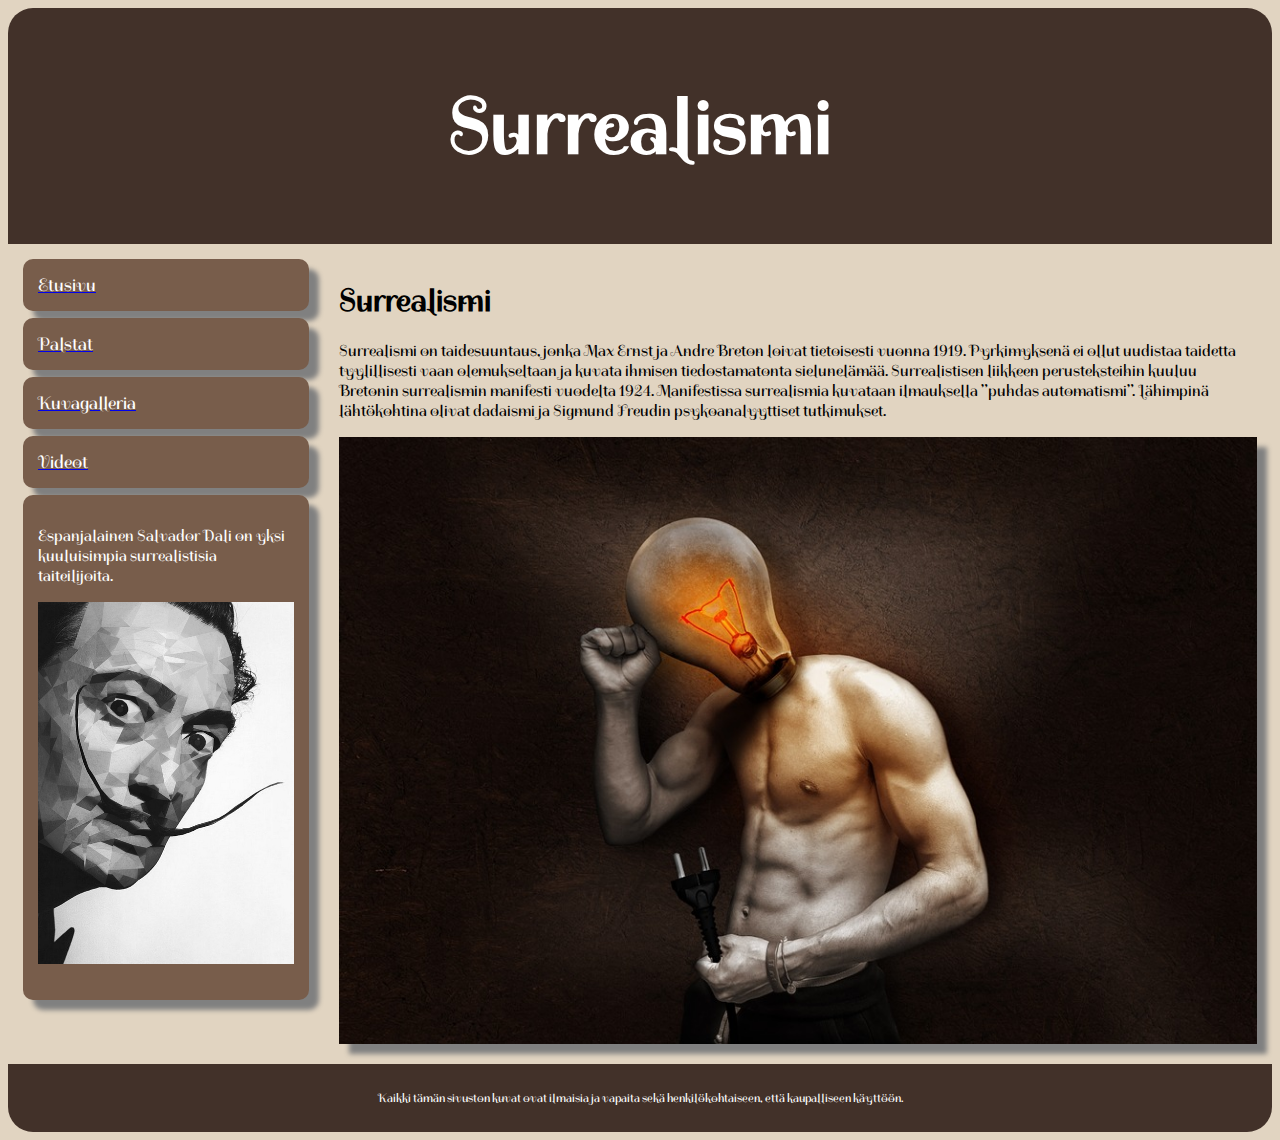
<file: index.html>
<!DOCTYPE html>
<html>
 <head>
  <meta name="viewport" content="width=device-width, initial-scale=1.0">
  <meta charset="UTF-8">
  <link href="https://fonts.googleapis.com/css?family=Spirax" rel="stylesheet">
  <link href="style.css" rel="stylesheet">
  <!-- <style>
   
  </style> -->
 </head>
 <body>

   <div class="header">
     <h1> Surrealismi </h1>
   </div>

   <div class="row">

    <div class="col-3 col-s-3 menu">
      <ul>
       <a href="index.html"><li> Etusivu </li></a>
       <a href="sivu1.html"><li> Palstat </li></a>
       <a href="sivu2.html"><li> Kuvagalleria </li></a>
       <a href="sivu3.html"><li> Videot </li></a>
      </ul>
	  <div class="aside">
       <p> Espanjalainen Salvador Dali on yksi kuuluisimpia surrealistisia taiteilijoita.
	   <p> <img src="kuva2.jpg" width="460" height="345">
     </div>
    </div>

    <div class="col-9 col-s-9">
      <h1> Surrealismi </h1>
      <p> Surrealismi on taidesuuntaus, 
	  jonka Max Ernst ja Andre Breton loivat tietoisesti vuonna 1919. Pyrkimyksenä ei 
	  ollut uudistaa taidetta tyylillisesti vaan olemukseltaan ja kuvata ihmisen tiedostamatonta 
	  sielunelämää. Surrealistisen liikkeen perusteksteihin kuuluu Bretonin surrealismin manifesti 
	  vuodelta 1924. Manifestissa surrealismia kuvataan ilmauksella ”puhdas automatismi”. 
	  Lähimpinä lähtökohtina olivat dadaismi ja Sigmund Freudin psykoanalyyttiset tutkimukset. </p>
      <img class="varjo" src="kuva1.jpg" width="460" height="345">
    </div>

<!--
    <div class="col-3 col-s-12">
     <div class="aside">
       <h2> Otsikko 1 </h2>
       <p> Browse landscape pictures from around the world </p>
       <h2> Otsikko 2 </h2>
       <p> Browse landscape pictures from around the world </p>
       <h2> Otsikko 3 </h2>
       <p> Browse landscape pictures from around the world </p>
     </div>
    </div>
	-->

   </div>

   <div class="footer">
     <p>Kaikki tämän sivuston kuvat ovat ilmaisia ja vapaita sekä henkilökohtaiseen, että kaupalliseen käyttöön.</p>
   </div>

 </body>
</html>
</file>
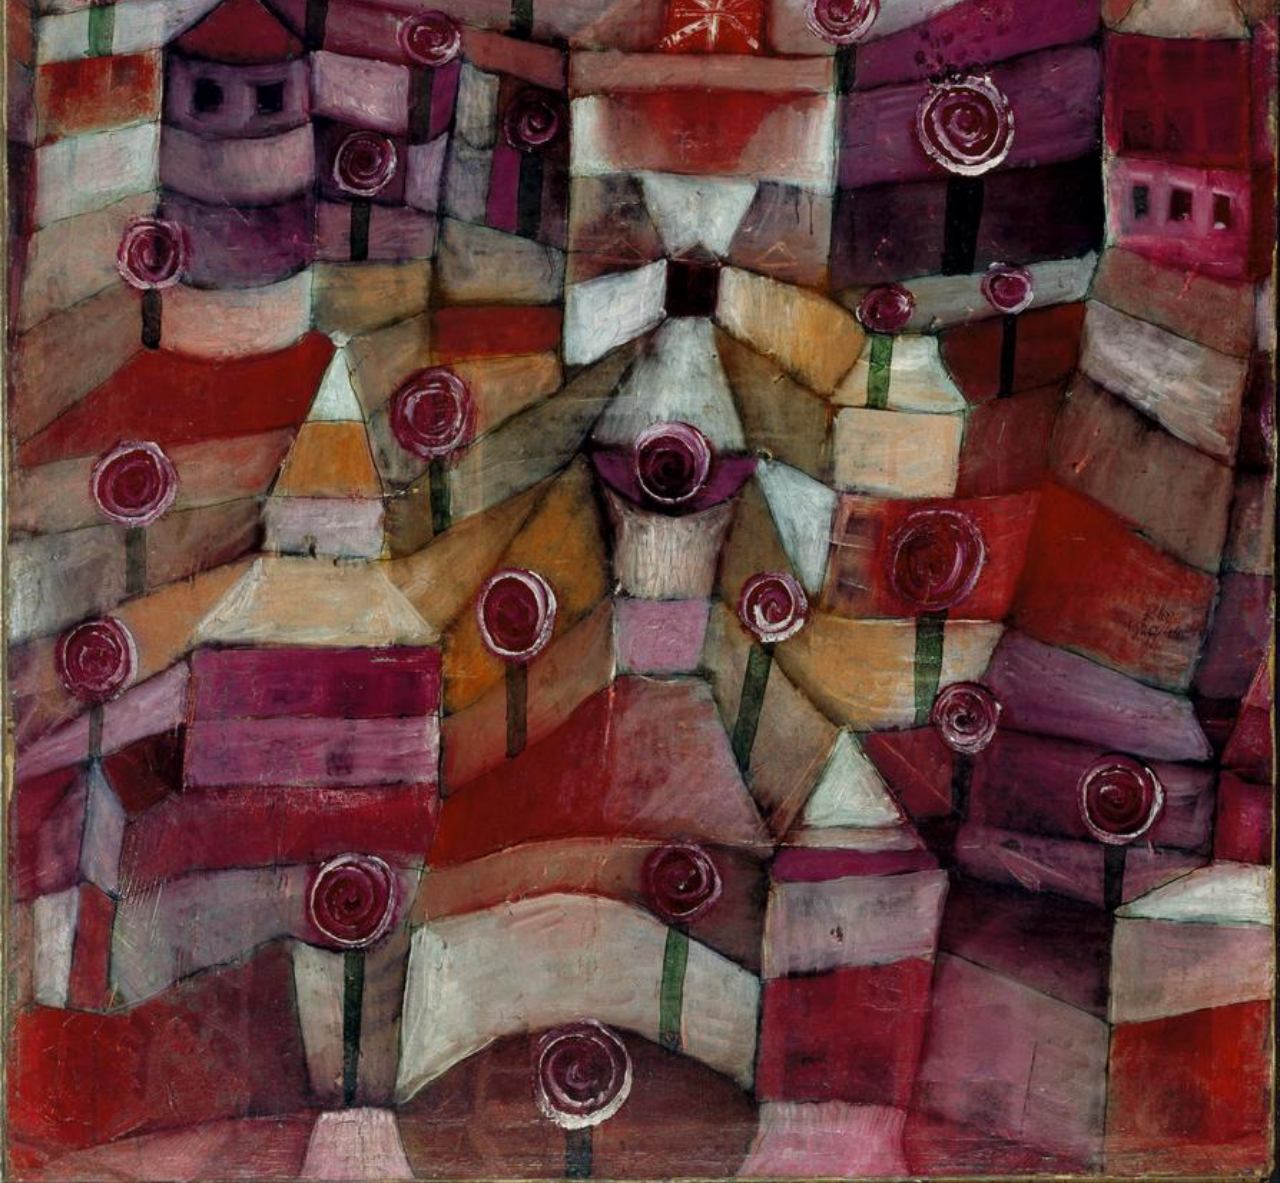
<file: kuva2.html>
<!DOCTYPE html>
<html>
<head>
 &lmeta name="viewport" content="width=device-width, initial-scale=1.0">
 <style>
  body {
    background-color: rgb(35, 35, 35);
  }
  img {
    margin: 0;                   /*1. kuvan sijoittaminen www-sivulla keskelle*/
    position: absolute;          /*1*/
    top: 50%;                    /*1*/
    left: 50%;                   /*1*/
    transform: translate(-50%, -50%); /*1*/
	width: 100%;            /*2. kuvan koon muuttumiseen näytön koon mukaan */
    height: auto;           /*2*/
  } 
 </style>
</head>
<body>
 <a href="sivu2.html#kohta2"> <!-- linkki takaisin galleria-sivulle ja tarkempi kohta galleriassa -->
  <img src="kuva4.jpg">        <!-- Kuvatiedoston nimi tähän --> 
 </a>
</body>
</html>
</file>
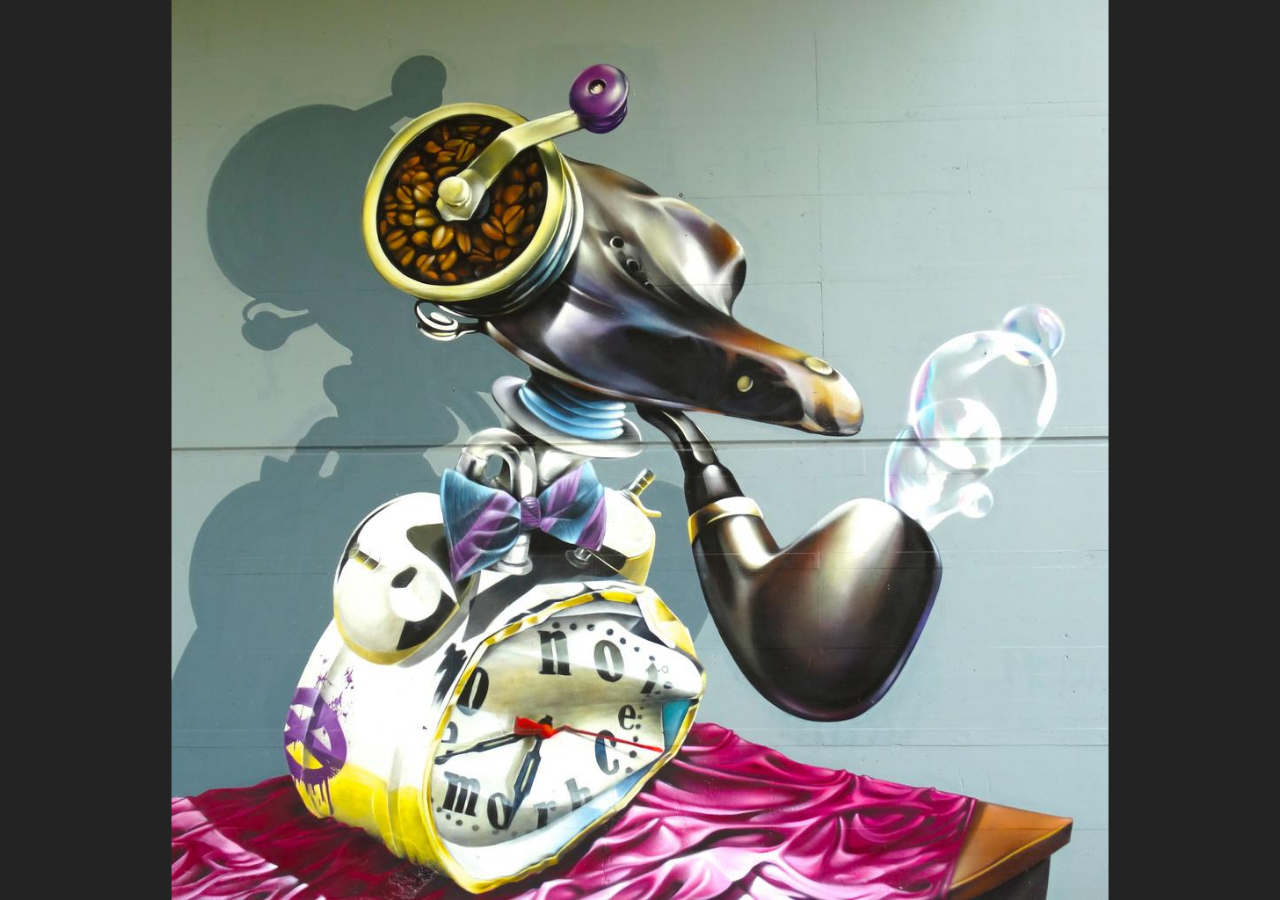
<file: kuva3.html>
<!DOCTYPE html>
<html>
<head>
 <meta name="viewport" content="width=device-width, initial-scale=1.0">
 <style>
  body {
    background-color: rgb(35, 35, 35);
  }
  img {
    margin: 0;                   /*1. kuvan sijoittaminen www-sivulla keskelle*/
    position: absolute;          /*1*/
    top: 50%;                    /*1*/
    left: 50%;                   /*1*/
    transform: translate(-50%, -50%); /*1*/
	width: auto;            /*2. kuvan koon muuttumiseen näytön koon mukaan */
    height: 100%;           /*2*/
  } 
 </style>
</head>
<body>
 <a href="sivu2.html#kohta2"> <!-- linkki takaisin galleria-sivulle ja tarkempi kohta galleriassa -->
  <img src="kuva3.jpg">        <!-- Kuvatiedoston nimi tähän --> 
 </a>
</body>
</html>
</file>
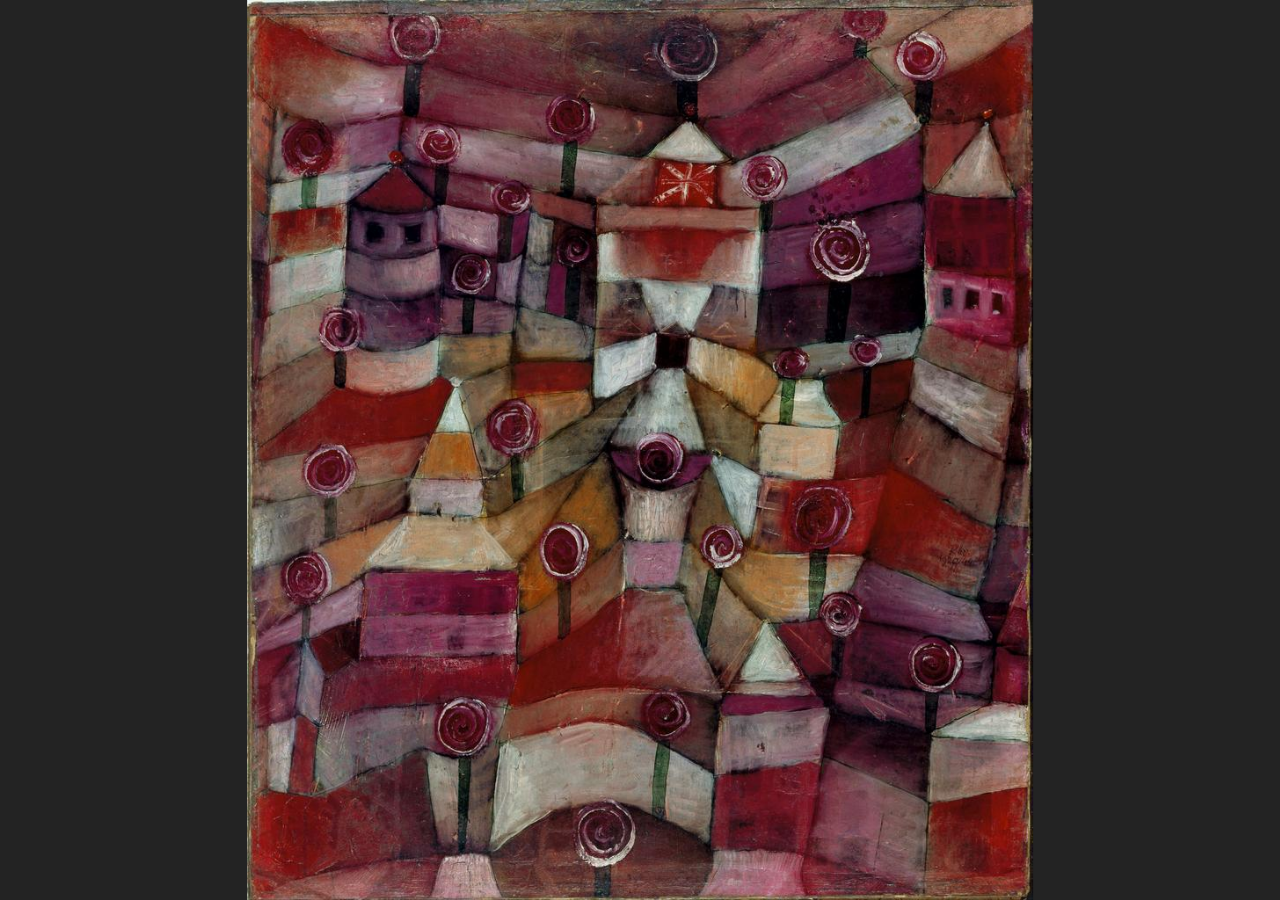
<file: kuva4.html>
<!DOCTYPE html>
<html>
<head>
 <meta name="viewport" content="width=device-width, initial-scale=1.0">
 <style>
  body {
    background-color: rgb(35, 35, 35);
  }
  img {
    margin: 0;                   /*1. kuvan sijoittaminen www-sivulla keskelle*/
    position: absolute;          /*1*/
    top: 50%;                    /*1*/
    left: 50%;                   /*1*/
    transform: translate(-50%, -50%); /*1*/
	width: auto%;            /*2. kuvan koon muuttumiseen näytön koon mukaan */
    height: 100%;           /*2*/
  } 
 </style>
</head>
<body>
 <a href="sivu2.html#kohta2"> <!-- linkki takaisin galleria-sivulle ja tarkempi kohta galleriassa -->
  <img src="kuva4.jpg">        <!-- Kuvatiedoston nimi tähän --> 
 </a>
</body>
</html>
</file>
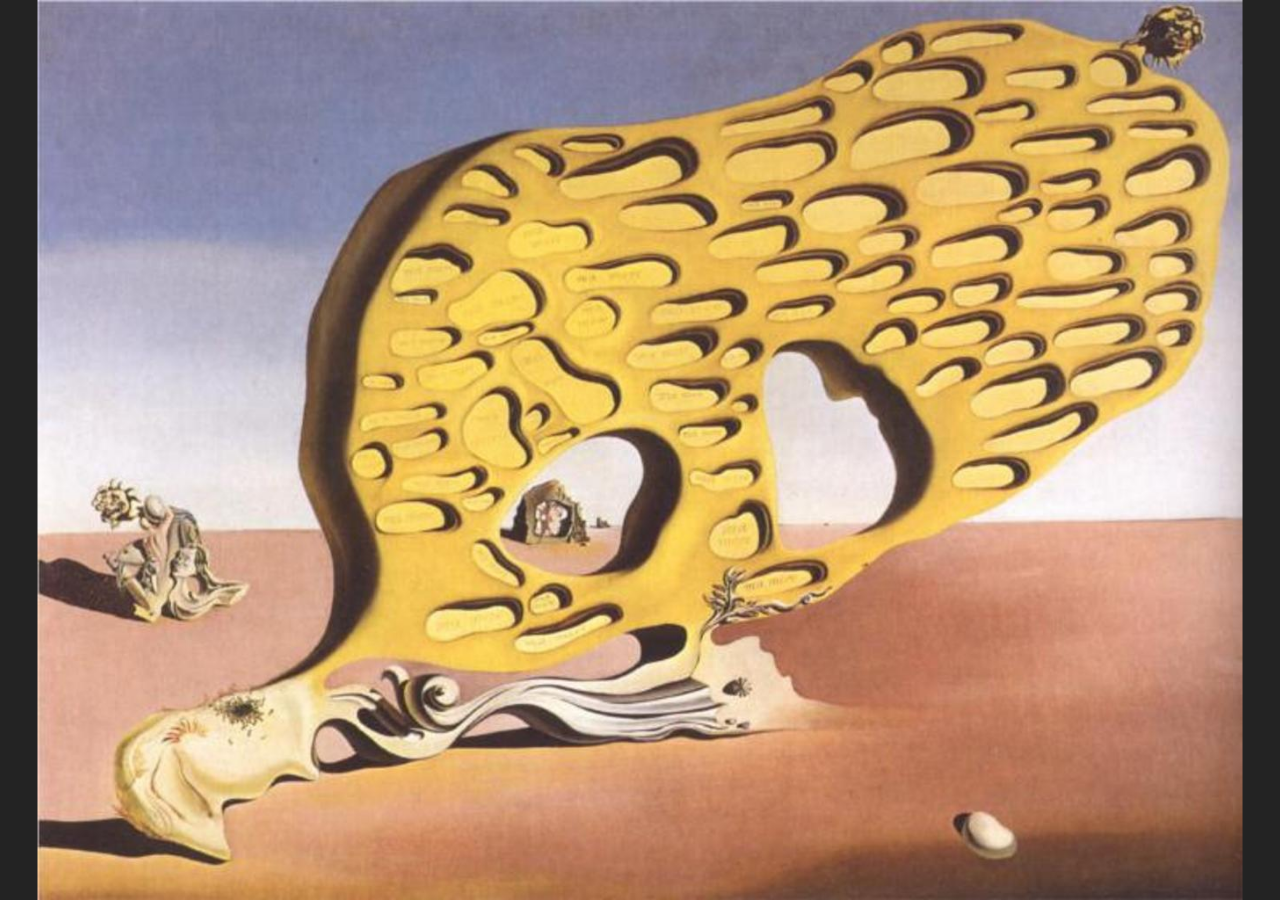
<file: kuva5.html>
<!DOCTYPE html>
<html>
<head>
 <meta name="viewport" content="width=device-width, initial-scale=1.0">
 <style>
  body {
    background-color: rgb(35, 35, 35);
  }
  img {
    margin: 0;                   /*1. kuvan sijoittaminen www-sivulla keskelle*/
    position: absolute;          /*1*/
    top: 50%;                    /*1*/
    left: 50%;                   /*1*/
    transform: translate(-50%, -50%); /*1*/
	width: auto;            /*2. kuvan koon muuttumiseen näytön koon mukaan */
    height: 100%;           /*2*/
  } 
 </style>
</head>
<body>
 <a href="sivu2.html#kohta2"> <!-- linkki takaisin galleria-sivulle ja tarkempi kohta galleriassa -->
  <img src="kuva5.jpg">        <!-- Kuvatiedoston nimi tähän --> 
 </a>
</body>
</html>
</file>
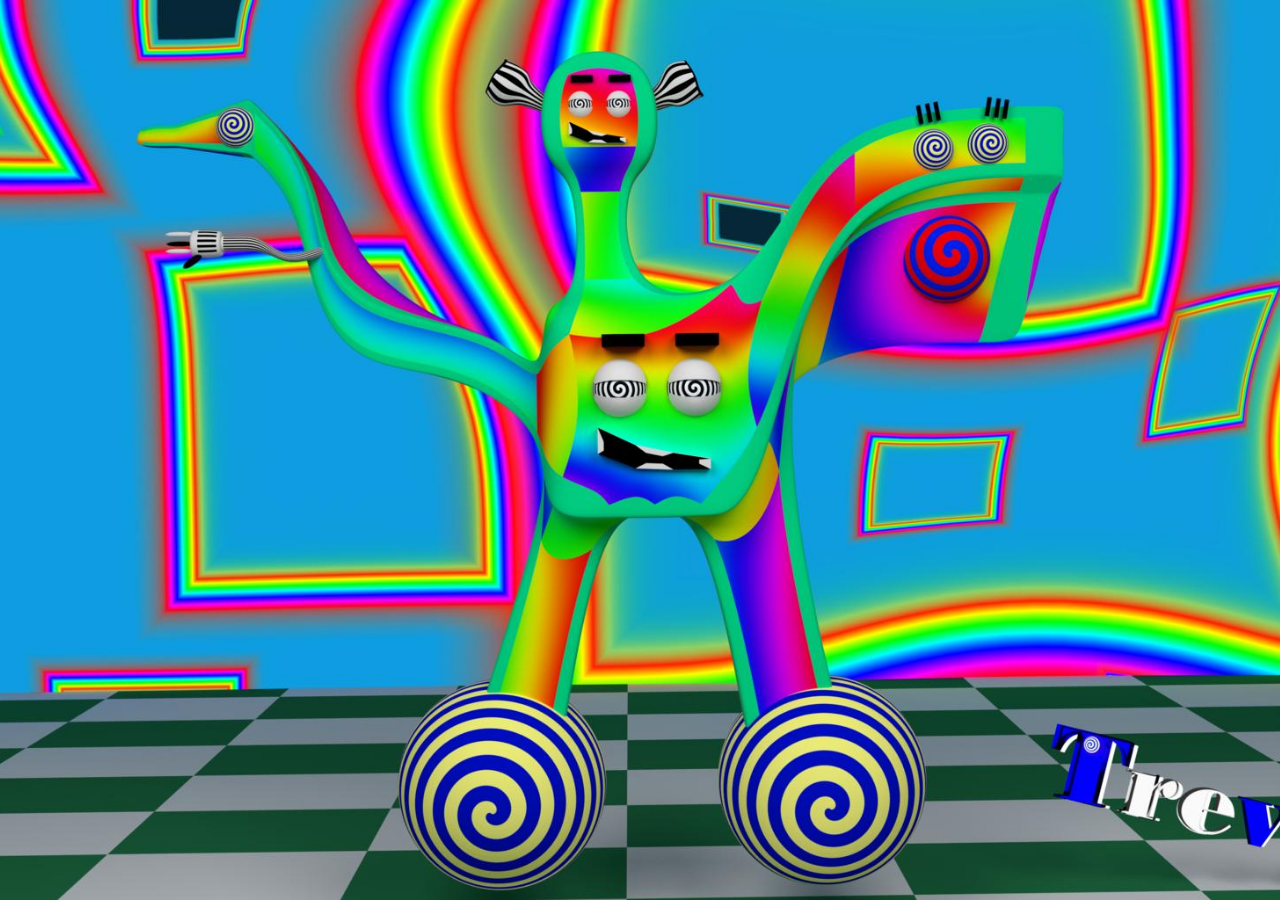
<file: kuva6.html>
<!DOCTYPE html>
<html>
<head>
 <meta name="viewport" content="width=device-width, initial-scale=1.0">
 <style>
  body {
    background-color: rgb(35, 35, 35);
  }
  img {
    margin: 0;                   /*1. kuvan sijoittaminen www-sivulla keskelle*/
    position: absolute;          /*1*/
    top: 50%;                    /*1*/
    left: 50%;                   /*1*/
    transform: translate(-50%, -50%); /*1*/
	width: auto;            /*2. kuvan koon muuttumiseen näytön koon mukaan */
    height: 100%;           /*2*/
  } 
 </style>
</head>
<body>
 <a href="sivu2.html#kohta2"> <!-- linkki takaisin galleria-sivulle ja tarkempi kohta galleriassa -->
  <img src="kuva6.jpg">        <!-- Kuvatiedoston nimi tähän --> 
 </a>
</body>
</html>
</file>
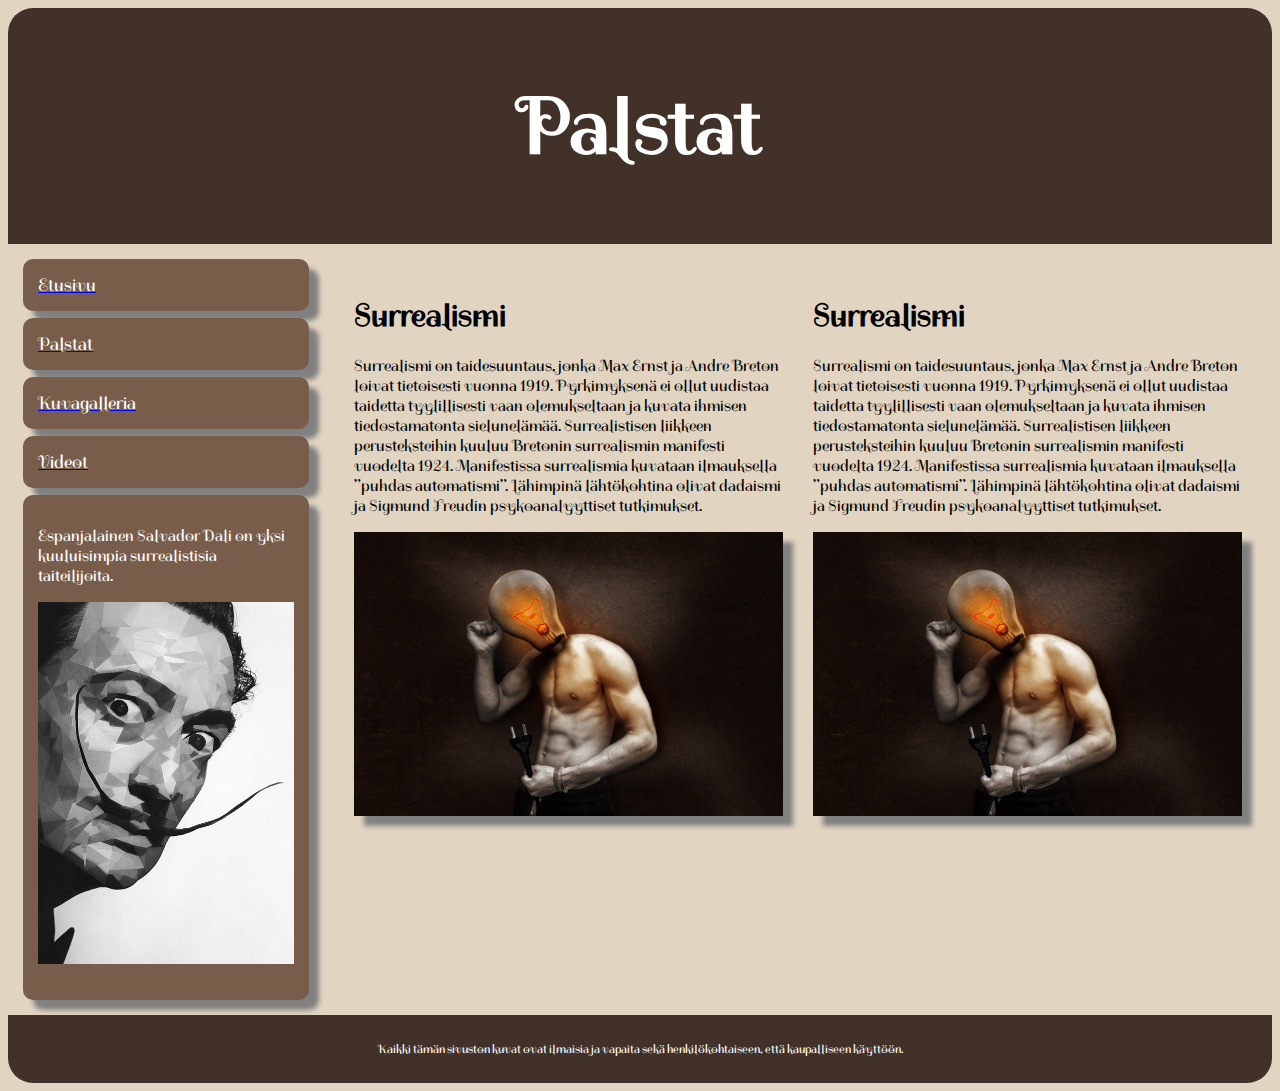
<file: sivu1.html>
<!DOCTYPE html>
<html>
 <head>
  <meta name="viewport" content="width=device-width, initial-scale=1.0">
  <meta charset="UTF-8">
  <link href="https://fonts.googleapis.com/css?family=Spirax" rel="stylesheet">
  <link href="style.css" rel="stylesheet">
  <!-- <style>
   
  </style> -->
 </head>
 <body>

   <div class="header">
     <h1> Palstat </h1>
   </div>

   <div class="row">

    <div class="col-3 col-s-3 menu">
      <ul>
       <a href="index.html"><li> Etusivu </li></a>
       <a href="sivu1.html"><li> Palstat </li></a>
       <a href="sivu2.html"><li> Kuvagalleria </li></a>
       <a href="sivu3.html"><li> Videot </li></a>
      </ul>
	  <div class="aside">
       <p> Espanjalainen Salvador Dali on yksi kuuluisimpia surrealistisia taiteilijoita.
	   <p> <img src="kuva2.jpg" width="460" height="345">
     </div>
    </div>

    <div class="col-9 col-s-9">
	    <div class="col-6 col-s-6">
      <h1> Surrealismi </h1>
      <p> Surrealismi on taidesuuntaus, 
	  jonka Max Ernst ja Andre Breton loivat tietoisesti vuonna 1919. Pyrkimyksenä ei 
	  ollut uudistaa taidetta tyylillisesti vaan olemukseltaan ja kuvata ihmisen tiedostamatonta 
	  sielunelämää. Surrealistisen liikkeen perusteksteihin kuuluu Bretonin surrealismin manifesti 
	  vuodelta 1924. Manifestissa surrealismia kuvataan ilmauksella ”puhdas automatismi”. 
	  Lähimpinä lähtökohtina olivat dadaismi ja Sigmund Freudin psykoanalyyttiset tutkimukset. </p>
      <img class="varjo" src="kuva1.jpg" width="460" height="345">
    </div>
	    <div class="col-6 col-s-6">
      <h1> Surrealismi </h1>
      <p> Surrealismi on taidesuuntaus, 
	  jonka Max Ernst ja Andre Breton loivat tietoisesti vuonna 1919. Pyrkimyksenä ei 
	  ollut uudistaa taidetta tyylillisesti vaan olemukseltaan ja kuvata ihmisen tiedostamatonta 
	  sielunelämää. Surrealistisen liikkeen perusteksteihin kuuluu Bretonin surrealismin manifesti 
	  vuodelta 1924. Manifestissa surrealismia kuvataan ilmauksella ”puhdas automatismi”. 
	  Lähimpinä lähtökohtina olivat dadaismi ja Sigmund Freudin psykoanalyyttiset tutkimukset. </p>
      <img class="varjo" src="kuva1.jpg" width="460" height="345">
    </div>
	</div>


<!--
    <div class="col-3 col-s-12">
     <div class="aside">
       <h2> Otsikko 1 </h2>
       <p> Browse landscape pictures from around the world </p>
       <h2> Otsikko 2 </h2>
       <p> Browse landscape pictures from around the world </p>
       <h2> Otsikko 3 </h2>
       <p> Browse landscape pictures from around the world </p>
     </div>
    </div>
	-->

   </div>

   <div class="footer">
     <p>Kaikki tämän sivuston kuvat ovat ilmaisia ja vapaita sekä henkilökohtaiseen, että kaupalliseen käyttöön.</p>
   </div>

 </body>
</html>
</file>
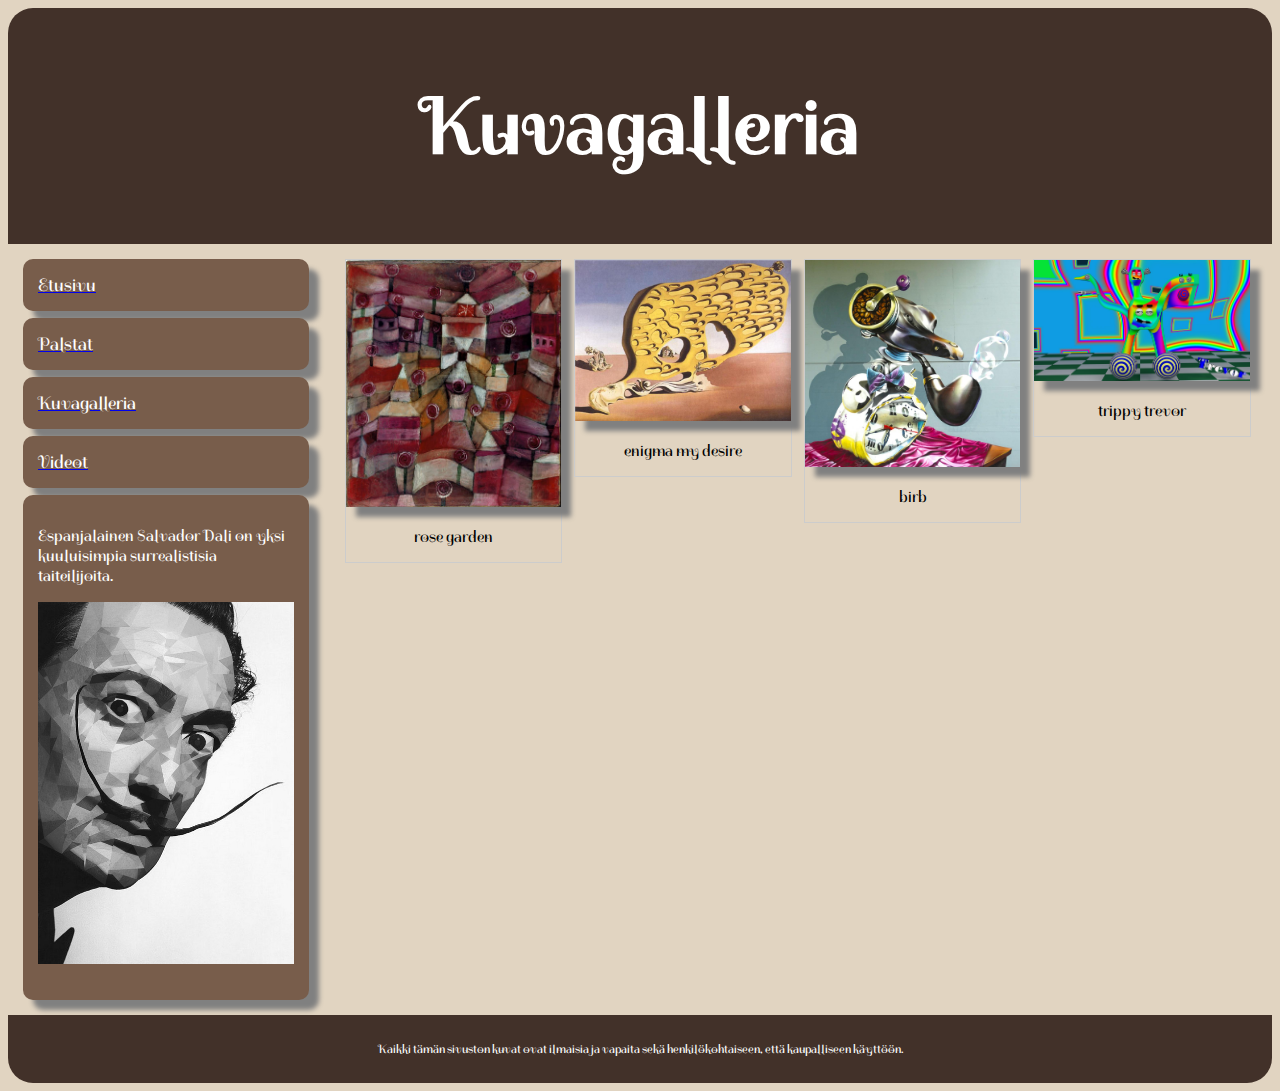
<file: sivu2.html>
<!DOCTYPE html>
<html>
 <head>
  <meta name="viewport" content="width=device-width, initial-scale=1.0">
  <meta charset="UTF-8">
  <link href="https://fonts.googleapis.com/css?family=Spirax" rel="stylesheet">
  <link href="style.css" rel="stylesheet">
 <style>
      div.gallery {
     border: 1px solid #ccc;

   }
   div.gallery:hover {
     border: 3px solid pink;
   }
   div.gallery img {
     width: 100%;
     height: auto;
     box-shadow: 10px 10px 5px grey;

   }
   div.desc {
     padding: 15px;
     text-align: center;
   }
   * {
     box-sizing: border-box;
   }
   .responsive {
     padding: 0 6px;
     float: left;
     width: 24.99999%;
   }
   @media only screen and (max-width: 700px) {
     .responsive {
        width: 49.99999%;
        margin: 6px 0;
     }
   }
   @media only screen and (max-width: 500px) {
     .responsive {
        width: 100%;
     }
   }
   .clearfix:after {
       content: "";
       display: table;
       clear: both;
   }
  </style> 
 </head>
 <body>

   <div class="header">
     <h1> Kuvagalleria </h1>
   </div>

   <div class="row">

    <div class="col-3 col-s-3 menu">
      <ul>
       <a href="index.html"><li> Etusivu </li></a>
       <a href="sivu1.html"><li> Palstat </li></a>
       <a href="sivu2.html"><li> Kuvagalleria </li></a>
       <a href="sivu3.html"><li> Videot </li></a>
      </ul>
	  <div class="aside">
       <p> Espanjalainen Salvador Dali on yksi kuuluisimpia surrealistisia taiteilijoita.
	   <p> <img src="kuva2.jpg" width="460" height="345">
     </div>
    </div>

    <div class="col-9 col-s-9">
    <div class="responsive">
     <div class="gallery">
      <a target="_self" href="kuva4.html" id="kohta2">
        <img src="kuva4.jpg" alt="Trolltunga Norway" width="auto" height="100%">
      </a>
      <div class="desc"> rose garden </div>
     </div>
    </div>

    <div class="responsive">
     <div class="gallery">
      <a target="_self" href="kuva5.html" id="kohta2">
         <img src="kuva5.jpg" alt="Forest" width="600" height="600">
      </a>
      <div class="desc"> enigma my desire </div>
     </div>
    </div>

    <div class="responsive">
     <div class="gallery">
      <a target="_self" href="kuva3.html" id="kohta2">
        <img src="kuva3.jpg" alt="Northern Lights" width="600" height="400">
      </a>
      <div class="desc"> birb </div>
     </div>
    </div>

    <div class="responsive">
     <div class="gallery">
      <a target="_self" href="kuva6.html" id="kohta2">
        <img src="kuva6.jpg" alt="Mountains" width="600" height="400">
      </a>
      <div class="desc"> trippy trevor </div>
     </div>
    </div>

    <div class="clearfix"></div>    </div>

<!--
    <div class="col-3 col-s-12">
     <div class="aside">
       <h2> Otsikko 1 </h2>
       <p> Browse landscape pictures from around the world </p>
       <h2> Otsikko 2 </h2>
       <p> Browse landscape pictures from around the world </p>
       <h2> Otsikko 3 </h2>
       <p> Browse landscape pictures from around the world </p>
     </div>
    </div>
	-->

   </div>

   <div class="footer">
     <p>Kaikki tämän sivuston kuvat ovat ilmaisia ja vapaita sekä henkilökohtaiseen, että kaupalliseen käyttöön.</p>
   </div>

 </body>
</html>
</file>
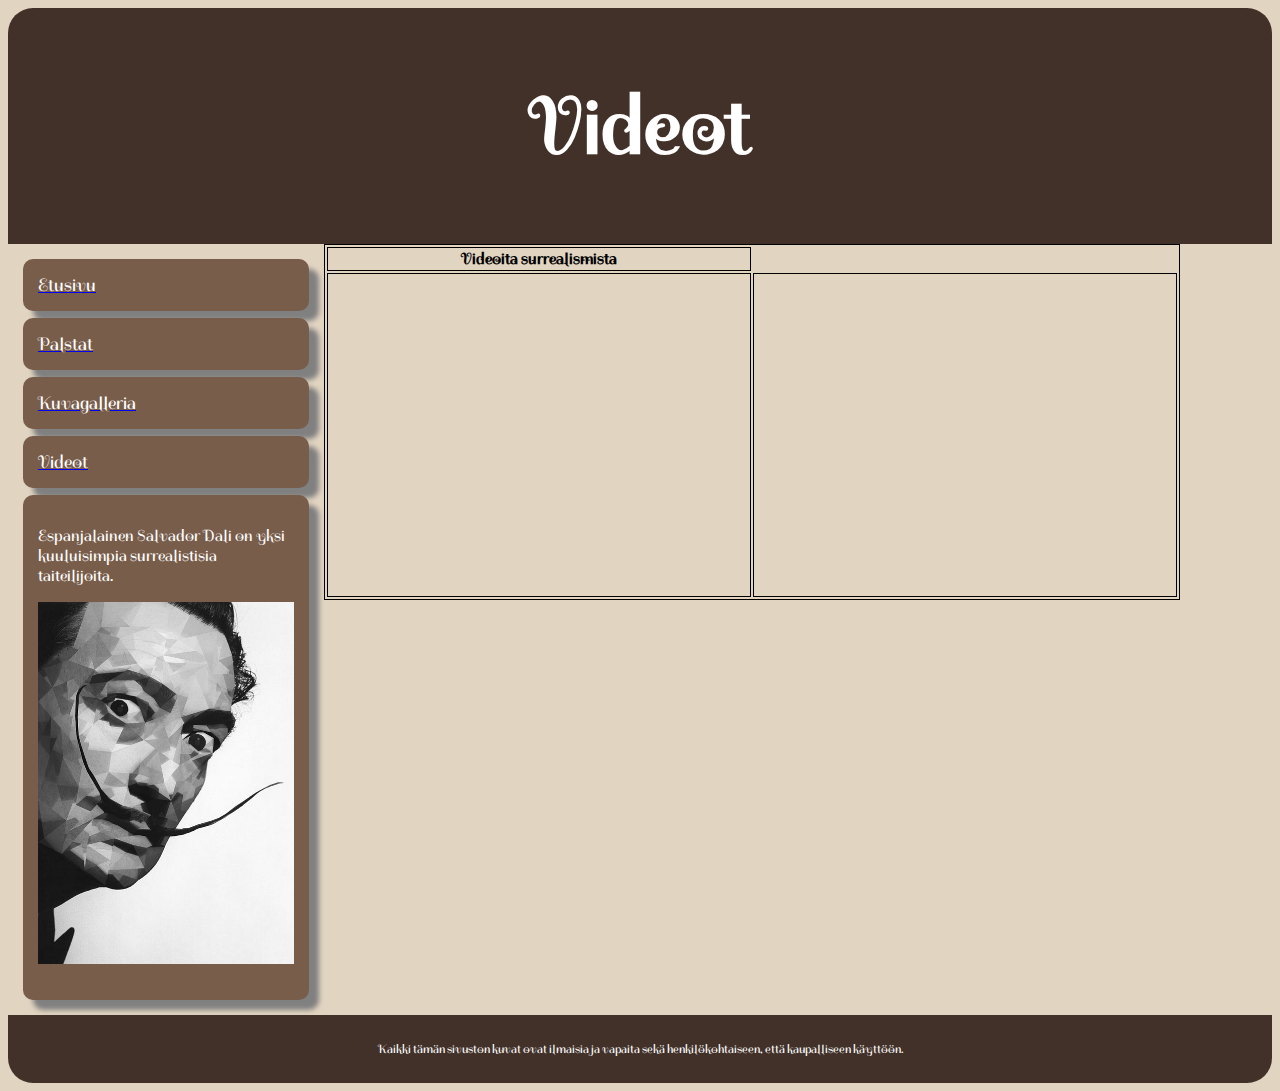
<file: sivu3.html>
<!DOCTYPE html>
<html>
 <head>
  <meta name="viewport" content="width=device-width, initial-scale=1.0">
  <meta charset="UTF-8">
  <link href="https://fonts.googleapis.com/css?family=Spirax" rel="stylesheet">
  <link href="style.css" rel="stylesheet">

<style>

 table, th, td {
  border: 1px solid black;
} 
  
  </style>
 </head>
 <body>

   <div class="header">
     <h1> Videot </h1>
   </div>

   <div class="row">

    <div class="col-3 col-s-3 menu">
      <ul>
       <a href="index.html"><li> Etusivu </li></a>
       <a href="sivu1.html"><li> Palstat </li></a>
       <a href="sivu2.html"><li> Kuvagalleria </li></a>
       <a href="sivu3.html"><li> Videot </li></a>
      </ul>
	  <div class="aside">
       <p> Espanjalainen Salvador Dali on yksi kuuluisimpia surrealistisia taiteilijoita.
	   <p> <img src="kuva2.jpg" width="460" height="345">
     </div>
    </div>
	
         <table>
         <tr>
		   <th>Videoita surrealismista</th>
		   <tr>
         <td>
		<iframe src="https://www.youtube.com/embed/bP2JS4vDvNc" width="420px" height="315px" title="YouTube video player" frameborder="0" allow="accelerometer; autoplay; clipboard-write; encrypted-media; gyroscope; picture-in-picture" allowfullscreen></iframe>
         </td>
         <td>
         <iframe src="https://www.youtube.com/embed/1Tgpk1VJSlU" width="420px" height="315px" title="YouTube video player" frameborder="0" allow="accelerometer; autoplay; clipboard-write; encrypted-media; gyroscope; picture-in-picture" allowfullscreen></iframe>
         </td>
         </tr>
         </table>

<!--    <div class="col-9 col-s-9">
	   <h1>Videot</h1>
	    <div class="col-6 col-s-6">
      <iframe src="https://www.youtube.com/embed/1Tgpk1VJSlU" width="420px" height="315px" title="YouTube video player" frameborder="0" allow="accelerometer; autoplay; clipboard-write; encrypted-media; gyroscope; picture-in-picture" allowfullscreen></iframe>
    </div>
	    <div class="col-6 col-s-6">
		<iframe src="https://www.youtube.com/embed/bP2JS4vDvNc" width="420px" height="315px" title="YouTube video player" frameborder="0" allow="accelerometer; autoplay; clipboard-write; encrypted-media; gyroscope; picture-in-picture" allowfullscreen></iframe>
    </div>
	</div>

<!--
    <div class="col-3 col-s-12">
     <div class="aside">
       <h2> Otsikko 1 </h2>
       <p> Browse landscape pictures from around the world </p>
       <h2> Otsikko 2 </h2>
       <p> Browse landscape pictures from around the world </p>
       <h2> Otsikko 3 </h2>
       <p> Browse landscape pictures from around the world </p>
     </div>
    </div>
	-->

   </div>

   <div class="footer">
     <p>Kaikki tämän sivuston kuvat ovat ilmaisia ja vapaita sekä henkilökohtaiseen, että kaupalliseen käyttöön.</p>
   </div>

 </body>
</html>
</file>
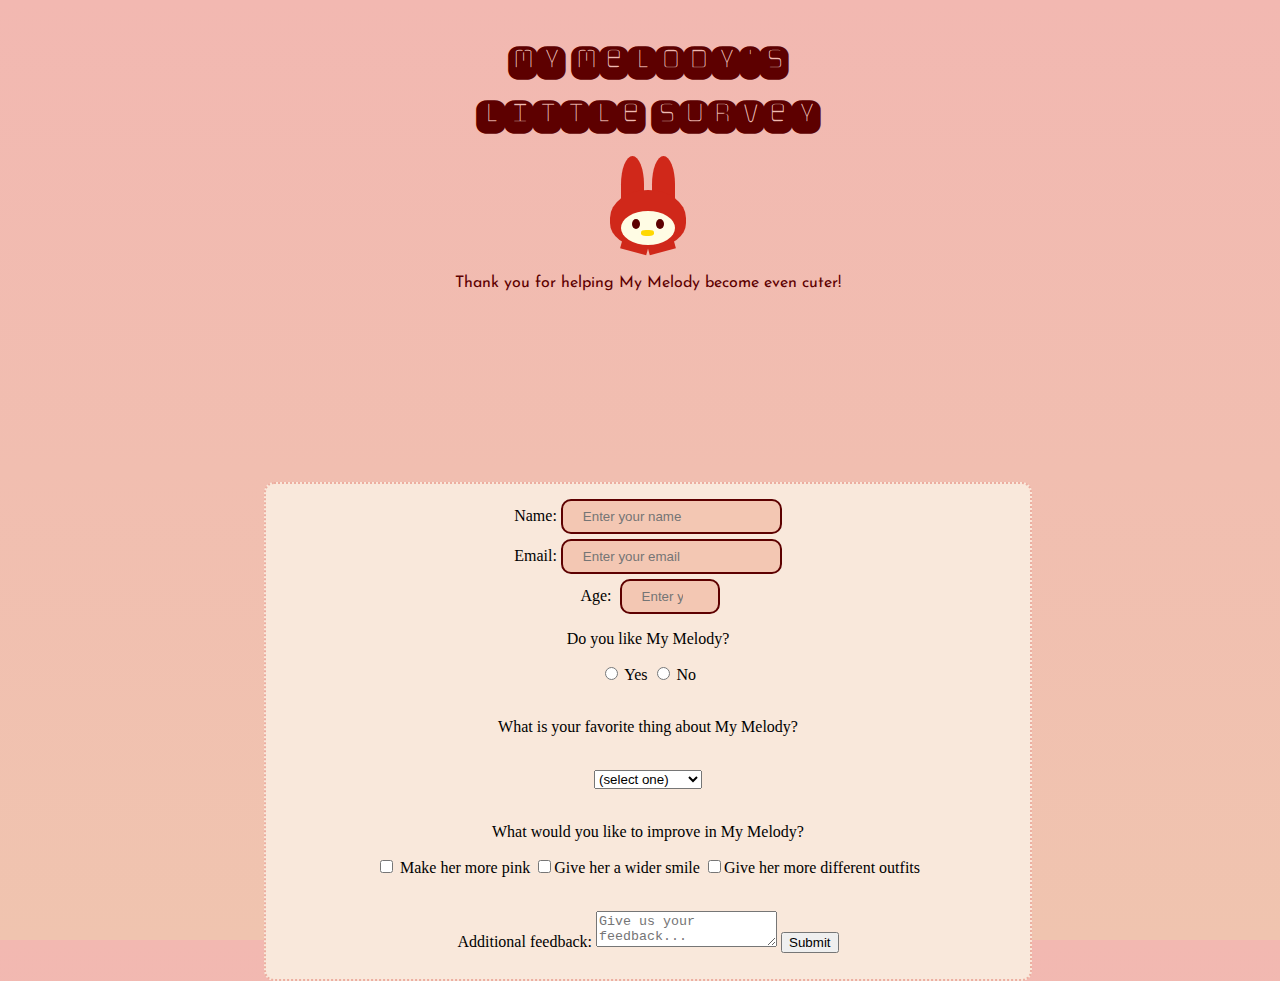
<file: survey.html>
<!DOCTYPE html>
<html>
  <head>
    <meta charset="UTF-8">
	<meta name="viewport" content="width=device-width, initial-scale=1.0">
    <link rel="stylesheet" href="stylessurv.css">
	<title>My Melody's Little Survey</title>
	<link rel="preconnect" href="https://fonts.googleapis.com">
    <link rel="preconnect" href="https://fonts.gstatic.com" crossorigin>
    <link href="https://fonts.googleapis.com/css2?family=Monofett&display=swap" rel="stylesheet"> 
    <link href="https://fonts.googleapis.com/css2?family=Josefin+Sans:wght@300&display=swap" rel="stylesheet"> 
  </head>
  <body>
  <div id="all">
    <h1 id="title"><span class="title">My Melody's</span> <span class="title">Little Survey</span></h1>
	<br>
    <header id="header">
	  
	  <!-- MY MELODY HEADER IMAGE -->
	  <div id="My-Melody">
	    <div class="mymelo-head">
		  <div class="head"></div>
		  <div class="ear left"></div>
		  <div class="ear right"></div>
		  <div class="face">
		    <div class="eye left">
			  <div class="eyelid left"></div>
			</div>
		    <div class="eye right">
			  <div class="eyelid right"></div>
			</div>
			<div class="nose"></div>
		  </div>
		  <div class="flap left"></div>
		  <div class="flap right"></div>
		</div>
	  </div>
	  <!-- MY MELODY ENDS -->
	  
      <p id="description">Thank you for helping My Melody become even cuter!</p>
    </header>
    <main id="main">
      <form id="survey-form">
	    <section id="info">
          <label id="name-label">Name: 
            <input id="name" type="text" placeholder="Enter your name" required />
          </label>
          <label id="email-label">Email: 
            <input id="email" type="email" placeholder="Enter your email" required />
          </label>
          <label id="number-label">Age: 
            <input id="number" type="number" min="10" max="120" placeholder="Enter your age"/>
          </label>
		</section>
		<section id ="yes-no">
		<p>Do you like My Melody?</p>
		<label id="yes">
		<input type="radio" name="answer" value="1" required> Yes
		</label>
		<label id="no">
        <input type="radio" name="answer" value="2"required> No
		</label>
		</section>
		<br>
		<section id="favorite-things">
		<p>What is your favorite thing about My Melody?</p>
		<br>
        <select id="dropdown">
          <option value="">(select one)</option>
          <option value="1">her ears</option>
          <option value="2">her roundness</option>
		  <option value="3">her kindness</option>
        </select>
		</section>
		<br>
		<section id="improve">
		<p>What would you like to improve in My Melody?</p>
		<label id="pink">
          <input type="checkbox" value="1" name="change"/> Make her more pink
		</label>
		<label id="smile">
        <input type="checkbox" value="2" name="change"/>Give her a wider smile
		</label>
		<label id="outfits">
		  <input type="checkbox" value="3" name="change"/>Give her more different outfits
		</label>
		</section>
		<br>
        <section id="end">
        <p>Additional feedback:
        <textarea placeholder="Give us your feedback..."></textarea>

        <input type="submit" id="submit" />
		</section>

      </form>
    </main>
	</div>


  </body>
</html>
</file>
<file: style.css>
* {
     box-sizing: border-box;
   }
   img {
     width: 100%;
     height: auto;
   }
   .row:after {
     content: "";
     clear: both;
     display: table;
   }
   [class*="col-"] {
     float: left;
     padding: 15px;
     width: 100%;
   }
   @media only screen and (min-width: 600px) {
     .col-s-1 {width: 8.33%;}
     .col-s-2 {width: 16.66%;}
     .col-s-3 {width: 25%;}
     .col-s-4 {width: 33.33%;}
     .col-s-5 {width: 41.66%;}
     .col-s-6 {width: 50%;}
     .col-s-7 {width: 58.33%;}
     .col-s-8 {width: 66.66%;}
     .col-s-9 {width: 75%;}
     .col-s-10 {width: 83.33%;}
     .col-s-11 {width: 91.66%;}
     .col-s-12 {width: 100%;}
   }
   @media only screen and (min-width: 768px) {
     .col-1 {width: 8.33%;}
     .col-2 {width: 16.66%;}
     .col-3 {width: 25%;}
     .col-4 {width: 33.33%;}
     .col-5 {width: 41.66%;}
     .col-6 {width: 50%;}
     .col-7 {width: 58.33%;}
     .col-8 {width: 66.66%;}
     .col-9 {width: 75%;}
     .col-10 {width: 83.33%;}
     .col-11 {width: 91.66%;}
     .col-12 {width: 100%;}
   }
   html {
     font-family: "Spirax", cursive;
   }
   .header {
     background-color: #423129;
     color: #ffffff;
     padding: 15px;
	 border-top-right-radius:25px;
	 border-top-left-radius:25px;
	 font-size: 40px;
	 text-align: center;
   }
   .menu ul {
     list-style-type: none;
     margin: 0;
     padding: 0;
   }
   .menu li {
     padding: 15px;
	 border-radius: 10px;
     margin-bottom: 7px;
     background-color :#785d4b;
     color: #ffffff;
	 font-size: 110%;
     box-shadow: 10px 10px 5px grey;
   }
   .menu li:hover {
     background-color: #d2b9a8;
	 box-shadow: 10px 10px 5px #fd6d14;
   }
   .aside {
     background-color: #785d4b;
     padding: 15px;
	 border-radius: 10px;
     color: #ffffff;
     text-align: left;
     font-size: 16px;
     box-shadow: 10px 10px 5px grey;
  }
   .footer {
     background-color: #423129;
     color: #ffffff;
     text-align: center;
     font-size: 12px;
     padding: 15px;
	 border-bottom-right-radius:25px;
	 border-bottom-left-radius:25px;
   }
   .varjo {
     box-shadow: 10px 10px 5px grey;
   }
    body
   {
        background-color: #e1d4c1;
      }
</file>
<file: stylessurv.css>
:root {
	--mymelo-red: #d0281a;
	--mymelo-border: #5d0000;
	--mymelo-face: #fffce4;
	--form-back: #f3c7b3;
	--form-backf: #f9e8db;
	
}

* {
	box-sizing: border-box;
}

body {
	width: 100vw;
	background: linear-gradient(180deg, #f2b8b1, #f0c4af);
}
#all {
	
	min-height: 100vh;
	position: relative;
}

#title {
    font-family: 'Monofett', cursive;
	font-size: 3rem;
	color: var(--mymelo-border);
	display: flex;
	flex-direction: column;
	text-align: center;
}

#header {
	display: flex;
	flex-direction: column;
	width: 100vw;
	height: 300px;
	align-items: center;
	position: absolute;

}

/* MY MELODY HEADER IMAGE */
#My-Melody {
	width: 30%;
	height: 40%;
}

.mymelo-head {
	position: relative;
	width: 20%;
	height: 47%;
	left: 40%;
}

.head {
	background-color: var(--mymelo-red);
	/*border-left: 1px solid var(--mymelo-border);
	border-right: 1px solid var(--mymelo-border);
	border-bottom: 1px solid var(--mymelo-border);*/
	border-radius: 70% 70% 60% 60%;
	position: absolute;
	width: 100%;
	height: 100%;
	z-index: 1;

}

.ear {
	width: 30%;
	height: 100%;
	background-color: var(--mymelo-red);
	border-radius: 50% 50% 0% 0%;
	/*border: 1px solid var(--mymelo-border);*/	
}
.ear.left {
	position: absolute;
	top: -60%;
	left: 15%;
}
.ear.right {
	position: absolute;
	top: -60%;
	right: 15%;
}

.face {
	position: absolute;
	width: 70%;
	height: 60%;
	background-color: #fffce4;
	z-index: 2;
	border-radius: 60%;
	bottom: 3%;
	left: 15%;
}

.eye {
	width: 15%;
	height: 30%;
	background-color: var(--mymelo-border);
	border-radius: 60%;
}
.eye.left {
	position: absolute;
	left: 20%;
	top: 23%;
}
.eye.right {
	position: absolute;
	right: 20%;
	top: 23%;
}
.eyelid {
	width: 150%;
    height: 100%;
    background-color: var(--mymelo-face);
    bottom: 30%;
	left: -23%;
    border-radius: 50%;
	position: absolute;
	opacity: 0%;
	animation: 4s linear infinite blink; 
}

.nose {
	background-color: #ffd800;
	width: 23%;
	height: 18%;
	border-radius: 40%;
	position: absolute;
	top: 55%;
	left: 37.5%;
}

.flap {
	background-color: var(--mymelo-red);
	width: 35%;
	height: 17%;
}
.flap.left {
	position: absolute;
	bottom: -9%;
	transform: rotate(15deg);
	left: 15%;
}
.flap.right {
	position: absolute;
	bottom: -9%;
	transform: rotate(-15deg);
	right: 15%;
}


@keyframes blink {
	19% {
		opacity: 0%;
	}
	20% {
		opacity: 100%;
	}
	22% {
		opacity: 0%;
	}
	59% {
		opacity: 0%;
	}
	60% {
		opacity: 100%;
	}
	62% {
		opacity: 0%;
	}
	67% {
		opacity: 0%;
	}
	68% {
		opacity: 100%;
	}
	70% {
		opacity: 0%;
	}
}

/*.mymelo-body {
	width: 18%;
	height: 53%;
	border: 1px solid var(--mymelo-border);
	border-radius: 50%;
	position: relative;
	left: 41%;
}*/

/*MY MELODY ENDS*/


#description {
	position: relative;
	top: -17%;
	font-family: 'Josefin Sans', sans-serif;
    color: var(--mymelo-border);
}



#survey-form {
	border: 2px dotted rgba(208, 40, 26, 30%);
	border-radius: 10px;
	background-color: var(--form-backf);
	width: 60%;
	position: absolute;
	left: 20%;
	top: 50%;
	padding: 10px;
}
#info {
	display: flex;
	flex-direction: column;
	align-items: center;
}
#info input {
	margin-top: 5px;
	background-color: var(--form-back);
	color: var(--mymelo-border);
	border: 2px solid var(--mymelo-border);
	border-radius: 10px;
	padding: 8px 20px;
}

#info input:focus {
	outline: none;
	background-color: var(--form-backf);
}
#number {
	position: relative;
	left: 3%;
}

#yes-no, #end, #improve, #favorite-things {
	text-align: center;
}

#main {
	padding-bottom: 2.5rem;
}

#footer {
	position: absolute;
	height: 2.5rem;
	bottom: 0;
}
</file>
